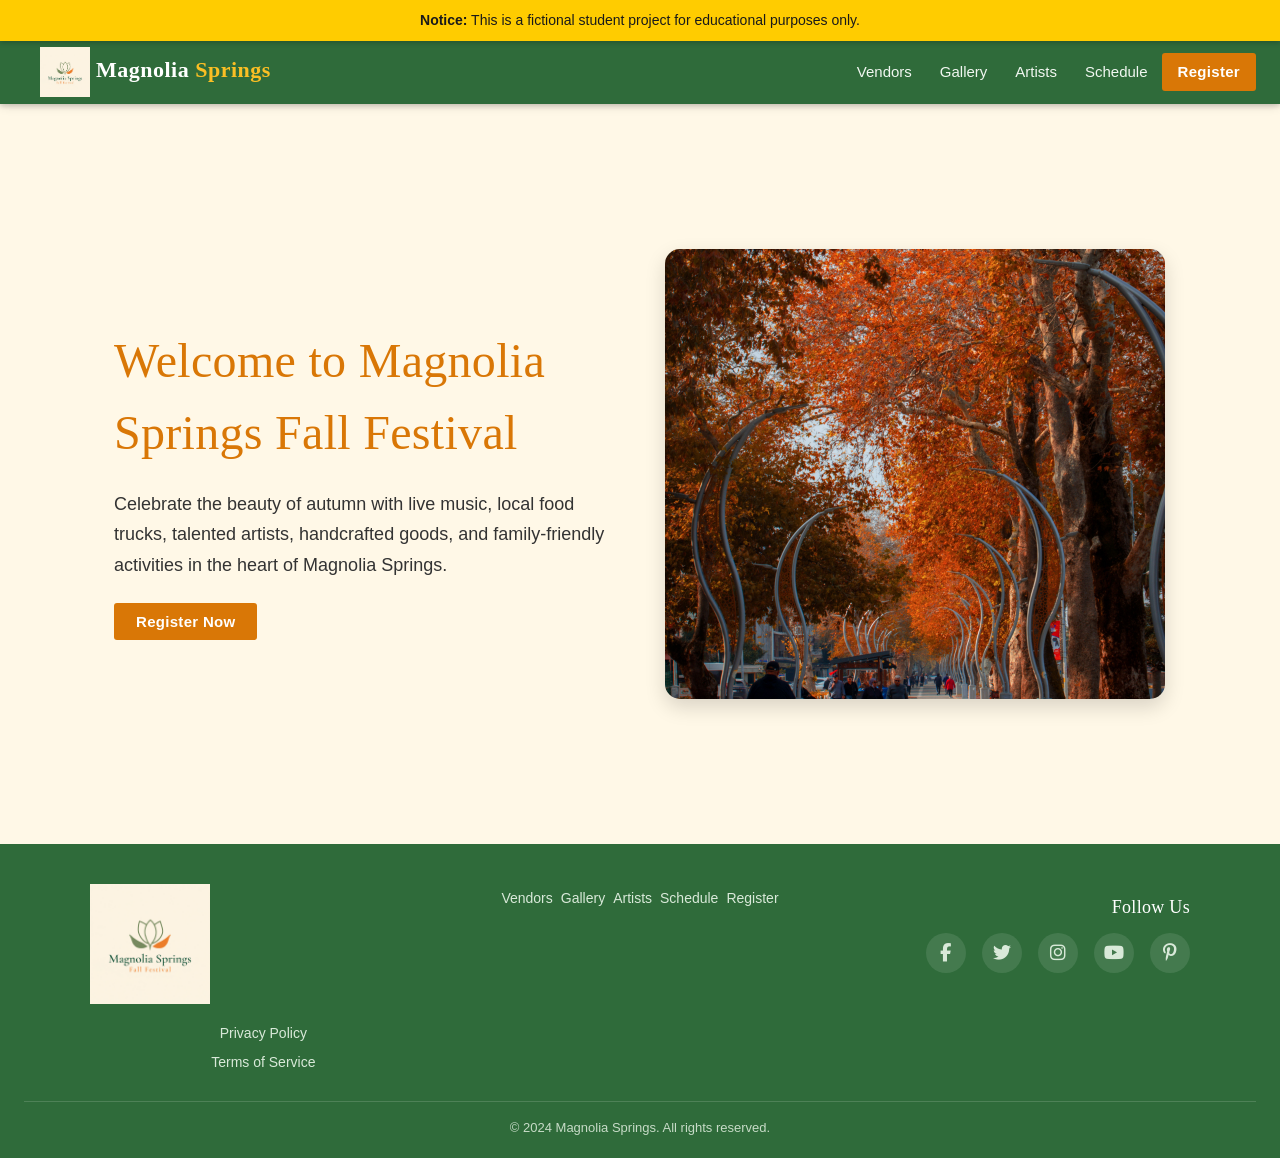
<file: index.html>
<!--Quentin Stephens-->

<!--Robert Reynolds-->
<!-- Lilas Rabba -->
<!-- Jazmin Martinez -->

<!DOCTYPE html>
<html lang="en">
<head>
  <meta charset="UTF-8" />
  <meta name="viewport" content="width=device-width, initial-scale=1" />
  <title>Magnolia Springs</title>
  <link rel="stylesheet" href="https://www.w3schools.com/w3css/4/w3.css" />
  <link rel="stylesheet" href="https://cdnjs.cloudflare.com/ajax/libs/font-awesome/6.5.0/css/all.min.css" />
  <link rel="stylesheet" href="css/styles.css" />
</head>
<body>

<!-- Required Educational Notice Banner -->
<div class="student-banner" role="status" aria-label="Educational Notice">
  <p><strong>Notice:</strong> This is a fictional student project for educational purposes only.</p>
</div>

<!-- ============================= NAVBAR ============================= -->
<div class="ms-top">
  <div class="w3-bar ms-navbar w3-card">
    <a href="index.html" class="w3-bar-item ms-logo">
    <img src="images/logo.png"
         alt="Magnolia Springs Logo"
         class="logo-img">

    Magnolia <span class="bloom">Springs</span>
</a>
    <!-- desktop nav links -->
    <div class="ms-nav-links w3-hide-small">
      <a href="vendors.html" class="w3-bar-item w3-button ms-nav-link">Vendors</a>
      <a href="gallery.html" class="w3-bar-item w3-button ms-nav-link">Gallery</a>
      <a href="artists.html" class="w3-bar-item w3-button ms-nav-link">Artists</a>
      <a href="schedule.html" class="w3-bar-item w3-button ms-nav-link">Schedule</a>
      <a href="register.html" class="w3-bar-item w3-button ms-btn">Register</a>
    </div>

    <!-- mobile toggle -->
    <a href="javascript:void(0)" class="w3-bar-item w3-button w3-hide-large w3-hide-medium ms-toggle" onclick="openSidebar()">
      <i class="w3-xlarge">&#9776;</i>
    </a>
  </div>

  <!-- mobile sidebar -->
  <div id="mySidebar" class="ms-sidebar">
    <a href="javascript:void(0)" onclick="closeSidebar()" class="ms-sidebar-close">Close &times;</a>
    <a href="vendors.html" onclick="closeSidebar()" class="ms-nav-link">Vendors</a>
    <a href="gallery.html" onclick="closeSidebar()" class="ms-nav-link">Gallery</a>
    <a href="artists.html" onclick="closeSidebar()" class="ms-nav-link">Artists</a>
    <a href="schedule.html" onclick="closeSidebar()" class="ms-nav-link">Schedule</a>
    <a href="register.html" onclick="closeSidebar()" class="ms-nav-link">Register</a>
  </div>

  <div id="mySidebarOverlay" class="ms-sidebar-overlay" onclick="closeSidebar()"></div>
</div>

<!-- pushes page content below the fixed banner + navbar -->
<div class="ms-content-offset">

  <!-- ============================= PAGE CONTENT ============================= -->
  <main class="ms-page-content w3-content" style="max-width:1100px">

  <section class="hero-section">

    <div class="hero-text">
      <h1>Welcome to Magnolia Springs Fall Festival</h1>

      <p>
        Celebrate the beauty of autumn with live music, local food trucks,
        talented artists, handcrafted goods, and family-friendly activities
        in the heart of Magnolia Springs.
      </p>

      <a href="register.html" class="ms-btn">Register Now</a>
    </div>

    <div class="hero-image">
      <img src="images/hero-festival.jpg"
           alt="Visitors enjoying Magnolia Springs Fall Festival">
    </div>

  </section>

</main>

  <!-- ============================= FOOTER ============================= -->
  <footer class="ms-footer">
    <div class="ms-footer-grid w3-content" style="max-width:1100px">
      
      <!-- logo/decorative legal -->
      <div class="ms-footer-brand">

    <img src="images/logo.png"
         alt="Magnolia Springs Logo"
         class="footer-logo">

    <a href="#">Privacy Policy</a>
    <a href="#">Terms of Service</a>

</div>

      <!-- add. nav links -->
      <div class="ms-footer-links">
        <div class="ms-footer-links-col"><a href="vendors.html">Vendors</a></div>
        <div class="ms-footer-links-col"><a href="gallery.html">Gallery</a></div>
        <div class="ms-footer-links-col"><a href="artists.html">Artists</a></div>
        <div class="ms-footer-links-col"><a href="schedule.html">Schedule</a></div>
        <div class="ms-footer-links-col"><a href="register.html">Register</a></div>
      </div>

      <!-- Social Media - Right side -->
      <div class="ms-footer-social">
        <h4>Follow Us</h4>
        <div class="ms-social-icons">
          <a href="https://www.facebook.com" target="_blank" aria-label="Facebook"><i class="fab fa-facebook-f"></i></a>
          <a href="https://x.com" target="_blank"  aria-label="Twitter"><i class="fab fa-twitter"></i></a>
          <a href="https://www.instagram.com" target="_blank"  aria-label="Instagram"><i class="fab fa-instagram"></i></a>
          <a href="https://www.youtube.com" target="_blank"  aria-label="YouTube"><i class="fab fa-youtube"></i></a>
          <a href="https://www.pinterest.com" target="_blank"  aria-label="Pinterest"><i class="fab fa-pinterest-p"></i></a>
        </div>
      </div>

    </div>
    <div class="ms-footer-bottom">
      &copy; 2024 Magnolia Springs. All rights reserved.
    </div>
  </footer>

</div>

<script>
function openSidebar() {
  document.getElementById("mySidebar").classList.add("ms-sidebar-open");
  document.getElementById("mySidebarOverlay").classList.add("ms-sidebar-open");
  document.body.style.overflow = "hidden";
}

function closeSidebar() {
  document.getElementById("mySidebar").classList.remove("ms-sidebar-open");
  document.getElementById("mySidebarOverlay").classList.remove("ms-sidebar-open");
  document.body.style.overflow = "";
}
</script>

</body>
</html>
</file>
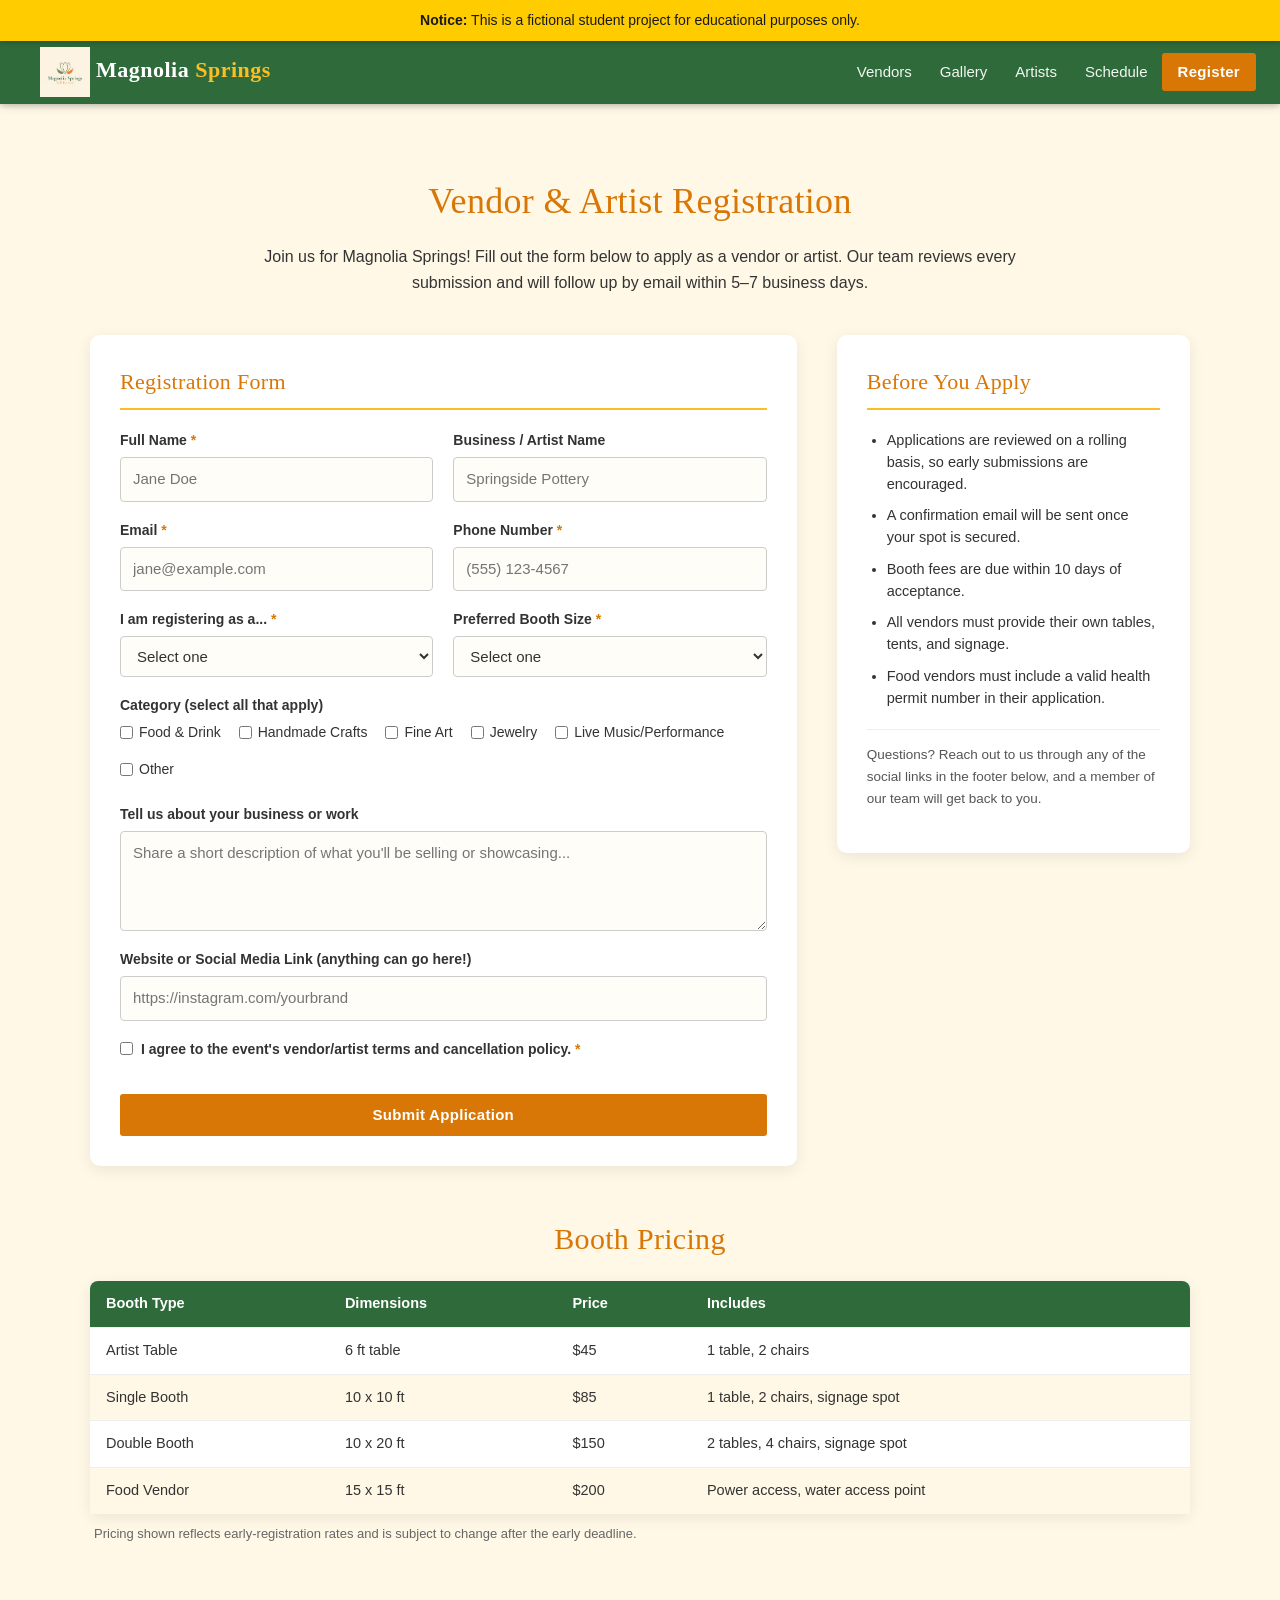
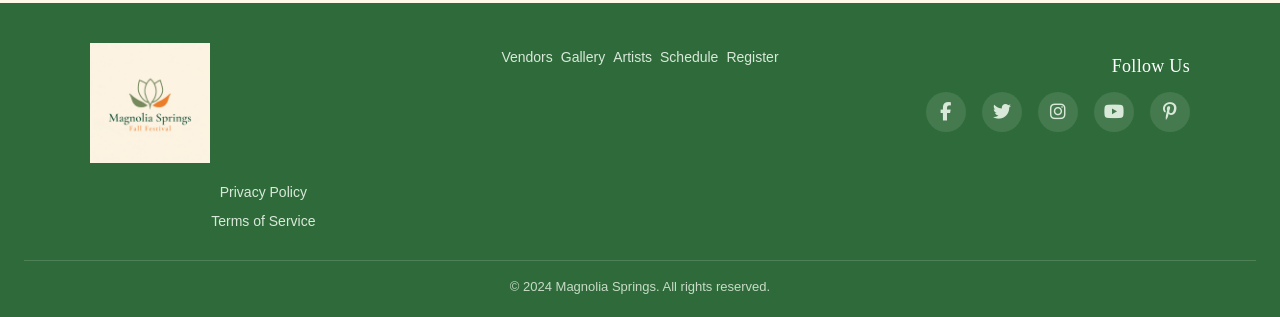
<file: register.html>
<!--Quentin Stephens-->

<!--Robert Reynolds-->
<!-- Lilas Rabba -->
<!-- Jazmin Martinez -->

<!DOCTYPE html>
<html lang="en">
<head>
  <meta charset="UTF-8" />
  <meta name="viewport" content="width=device-width, initial-scale=1" />
  <title>Magnolia Springs</title>
  <link rel="stylesheet" href="https://www.w3schools.com/w3css/4/w3.css" />
  <link rel="stylesheet" href="https://cdnjs.cloudflare.com/ajax/libs/font-awesome/6.5.0/css/all.min.css" />
  <link rel="stylesheet" href="css/styles.css" />
</head>
<body>

<!-- Required Educational Notice Banner -->
<div class="student-banner" role="status" aria-label="Educational Notice">
  <p><strong>Notice:</strong> This is a fictional student project for educational purposes only.</p>
</div>

<!-- ============================= NAVBAR ============================= -->
<div class="ms-top">
  <div class="w3-bar ms-navbar w3-card">
    <a href="index.html" class="w3-bar-item ms-logo">
    <img src="images/logo.png"
         alt="Magnolia Springs Logo"
         class="logo-img">

    Magnolia <span class="bloom">Springs</span>
</a>
    <!-- desktop nav links -->
    <div class="ms-nav-links w3-hide-small">
      <a href="vendors.html" class="w3-bar-item w3-button ms-nav-link">Vendors</a>
      <a href="gallery.html" class="w3-bar-item w3-button ms-nav-link">Gallery</a>
      <a href="artists.html" class="w3-bar-item w3-button ms-nav-link">Artists</a>
      <a href="schedule.html" class="w3-bar-item w3-button ms-nav-link">Schedule</a>
      <a href="register.html" class="w3-bar-item w3-button ms-btn">Register</a>
    </div>

    <!-- mobile toggle -->
    <a href="javascript:void(0)" class="w3-bar-item w3-button w3-hide-large w3-hide-medium ms-toggle" onclick="openSidebar()">
      <i class="w3-xlarge">&#9776;</i>
    </a>
  </div>

  <!-- mobile sidebar -->
  <div id="mySidebar" class="ms-sidebar">
    <a href="javascript:void(0)" onclick="closeSidebar()" class="ms-sidebar-close">Close &times;</a>
    <a href="vendors.html" onclick="closeSidebar()" class="ms-nav-link">Vendors</a>
    <a href="gallery.html" onclick="closeSidebar()" class="ms-nav-link">Gallery</a>
    <a href="artists.html" onclick="closeSidebar()" class="ms-nav-link">Artists</a>
    <a href="schedule.html" onclick="closeSidebar()" class="ms-nav-link">Schedule</a>
    <a href="register.html" onclick="closeSidebar()" class="ms-nav-link">Register</a>
  </div>

  <div id="mySidebarOverlay" class="ms-sidebar-overlay" onclick="closeSidebar()"></div>
</div>

<!-- pushes page content below the fixed banner + navbar -->
<div class="ms-content-offset">

  <!-- ============================= PAGE CONTENT ============================= -->
  <div class="ms-page-content ms-reg-page">
    <div class="ms-reg-intro">
      <h1>Vendor &amp; Artist Registration</h1>
      <p>Join us for Magnolia Springs! Fill out the form below to apply as a vendor or artist. Our team reviews every submission and will follow up by email within 5&ndash;7 business days.</p>
    </div>

    <div class="ms-reg-layout">

      <!-- Registration form -->
      <div class="ms-reg-card">
        <h2>Registration Form</h2>
        <form action="#" method="post">
          <div class="ms-reg-form-grid">

            <div class="ms-reg-field">
              <label for="full-name">Full Name <span class="ms-reg-req">*</span></label>
              <input type="text" id="full-name" name="full-name" placeholder="Jane Doe" required>
            </div>

            <div class="ms-reg-field">
              <label for="business-name">Business / Artist Name</label>
              <input type="text" id="business-name" name="business-name" placeholder="Springside Pottery">
            </div>

            <div class="ms-reg-field">
              <label for="email">Email <span class="ms-reg-req">*</span></label>
              <input type="email" id="email" name="email" placeholder="jane@example.com" required>
            </div>

            <div class="ms-reg-field">
              <label for="phone">Phone Number <span class="ms-reg-req">*</span></label>
              <input type="tel" id="phone" name="phone" placeholder="(555) 123-4567" required>
            </div>

            <div class="ms-reg-field">
              <label for="applicant-type">I am registering as a... <span class="ms-reg-req">*</span></label>
              <select id="applicant-type" name="applicant-type" required>
                <option value="" selected disabled>Select one</option>
                <option value="vendor">Vendor</option>
                <option value="artist">Artist</option>
                <option value="both">Both</option>
              </select>
            </div>

            <div class="ms-reg-field">
              <label for="booth-size">Preferred Booth Size <span class="ms-reg-req">*</span></label>
              <select id="booth-size" name="booth-size" required>
                <option value="" selected disabled>Select one</option>
                <option value="single">Single (10x10)</option>
                <option value="double">Double (10x20)</option>
                <option value="artist-table">Artist Table</option>
              </select>
            </div>

            <div class="ms-reg-field ms-reg-span-2">
              <label>Category (select all that apply)</label>
              <div class="ms-reg-checkbox-group">
                <label><input type="checkbox" name="category" value="food"> Food &amp; Drink</label>
                <label><input type="checkbox" name="category" value="crafts"> Handmade Crafts</label>
                <label><input type="checkbox" name="category" value="fine-art"> Fine Art</label>
                <label><input type="checkbox" name="category" value="jewelry"> Jewelry</label>
                <label><input type="checkbox" name="category" value="music"> Live Music/Performance</label>
                <label><input type="checkbox" name="category" value="other"> Other</label>
              </div>
            </div>

            <div class="ms-reg-field ms-reg-span-2">
              <label for="message">Tell us about your business or work</label>
              <textarea id="message" name="message" placeholder="Share a short description of what you'll be selling or showcasing..."></textarea>
            </div>

            <div class="ms-reg-field ms-reg-span-2">
              <label for="website">Website or Social Media Link (anything can go here!)</label>
              <input type="text" id="website" name="website" placeholder="https://instagram.com/yourbrand">
            </div>

            <div class="ms-reg-field ms-reg-span-2">
              <div class="ms-reg-terms">
                <input type="checkbox" id="terms" name="terms" required>
                <label for="terms">I agree to the event's vendor/artist terms and cancellation policy. <span class="ms-reg-req">*</span></label>
              </div>
            </div>

            <div class="ms-reg-field ms-reg-span-2 ms-reg-submit-row">
              <button type="submit" class="ms-btn">Submit Application</button>
            </div>

          </div>
        </form>
      </div>

      <!-- Sidebar info panel -->
      <div class="ms-reg-card">
        <h2>Before You Apply</h2>
        <ul class="ms-reg-info-list">
          <li>Applications are reviewed on a rolling basis, so early submissions are encouraged.</li>
          <li>A confirmation email will be sent once your spot is secured.</li>
          <li>Booth fees are due within 10 days of acceptance.</li>
          <li>All vendors must provide their own tables, tents, and signage.</li>
          <li>Food vendors must include a valid health permit number in their application.</li>
        </ul>
        <p class="ms-reg-note">Questions? Reach out to us through any of the social links in the footer below, and a member of our team will get back to you.</p>
      </div>

    </div>

    <!-- Booth pricing table -->
    <div class="ms-reg-table-wrap">
      <h2>Booth Pricing</h2>
      <table class="ms-reg-table">
        <caption>Pricing shown reflects early-registration rates and is subject to change after the early deadline.</caption>
        <thead>
          <tr>
            <th scope="col">Booth Type</th>
            <th scope="col">Dimensions</th>
            <th scope="col">Price</th>
            <th scope="col">Includes</th>
          </tr>
        </thead>
        <tbody>
          <tr>
            <td>Artist Table</td>
            <td>6 ft table</td>
            <td>$45</td>
            <td>1 table, 2 chairs</td>
          </tr>
          <tr>
            <td>Single Booth</td>
            <td>10 x 10 ft</td>
            <td>$85</td>
            <td>1 table, 2 chairs, signage spot</td>
          </tr>
          <tr>
            <td>Double Booth</td>
            <td>10 x 20 ft</td>
            <td>$150</td>
            <td>2 tables, 4 chairs, signage spot</td>
          </tr>
          <tr>
            <td>Food Vendor</td>
            <td>15 x 15 ft</td>
            <td>$200</td>
            <td>Power access, water access point</td>
          </tr>
        </tbody>
      </table>
    </div>

  </div>

  <!-- ============================= FOOTER ============================= -->
  <footer class="ms-footer">
    <div class="ms-footer-grid w3-content" style="max-width:1100px">
      
      <!-- logo/decorative legal -->
      <div class="ms-footer-brand">

    <img src="images/logo.png"
         alt="Magnolia Springs Logo"
         class="footer-logo">

    <a href="#">Privacy Policy</a>
    <a href="#">Terms of Service</a>

</div>

      <!-- add. nav links -->
      <div class="ms-footer-links">
        <div class="ms-footer-links-col"><a href="vendors.html">Vendors</a></div>
        <div class="ms-footer-links-col"><a href="gallery.html">Gallery</a></div>
        <div class="ms-footer-links-col"><a href="artists.html">Artists</a></div>
        <div class="ms-footer-links-col"><a href="schedule.html">Schedule</a></div>
        <div class="ms-footer-links-col"><a href="register.html">Register</a></div>
      </div>

      <!-- Social Media - Right side -->
      <div class="ms-footer-social">
        <h4>Follow Us</h4>
        <div class="ms-social-icons">
          <a href="https://www.facebook.com" target="_blank" aria-label="Facebook"><i class="fab fa-facebook-f"></i></a>
          <a href="https://x.com" target="_blank"  aria-label="Twitter"><i class="fab fa-twitter"></i></a>
          <a href="https://www.instagram.com" target="_blank"  aria-label="Instagram"><i class="fab fa-instagram"></i></a>
          <a href="https://www.youtube.com" target="_blank"  aria-label="YouTube"><i class="fab fa-youtube"></i></a>
          <a href="https://www.pinterest.com" target="_blank"  aria-label="Pinterest"><i class="fab fa-pinterest-p"></i></a>
        </div>
      </div>

    </div>
    <div class="ms-footer-bottom">
      &copy; 2024 Magnolia Springs. All rights reserved.
    </div>
  </footer>

</div>

<script>
function openSidebar() {
  document.getElementById("mySidebar").classList.add("ms-sidebar-open");
  document.getElementById("mySidebarOverlay").classList.add("ms-sidebar-open");
  document.body.style.overflow = "hidden";
}

function closeSidebar() {
  document.getElementById("mySidebar").classList.remove("ms-sidebar-open");
  document.getElementById("mySidebarOverlay").classList.remove("ms-sidebar-open");
  document.body.style.overflow = "";
}
</script>

</body>
</html>
</file>
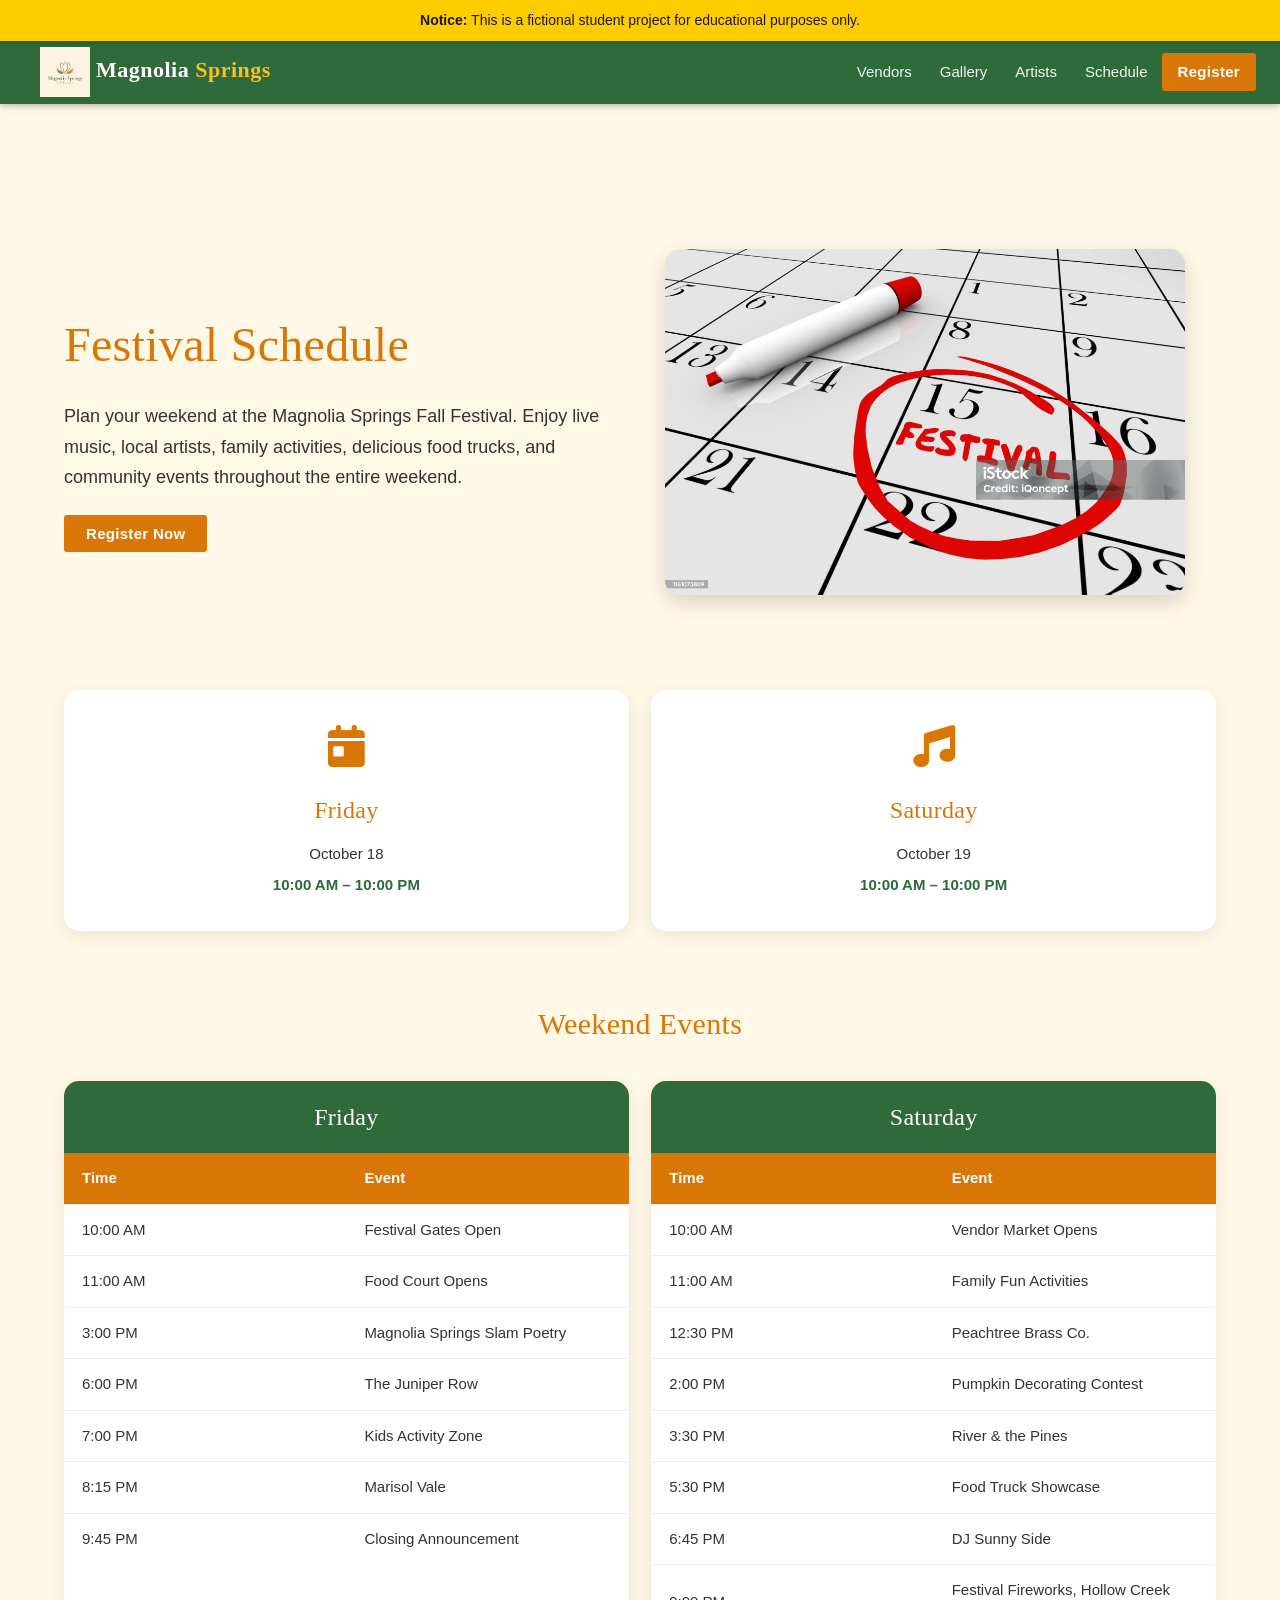
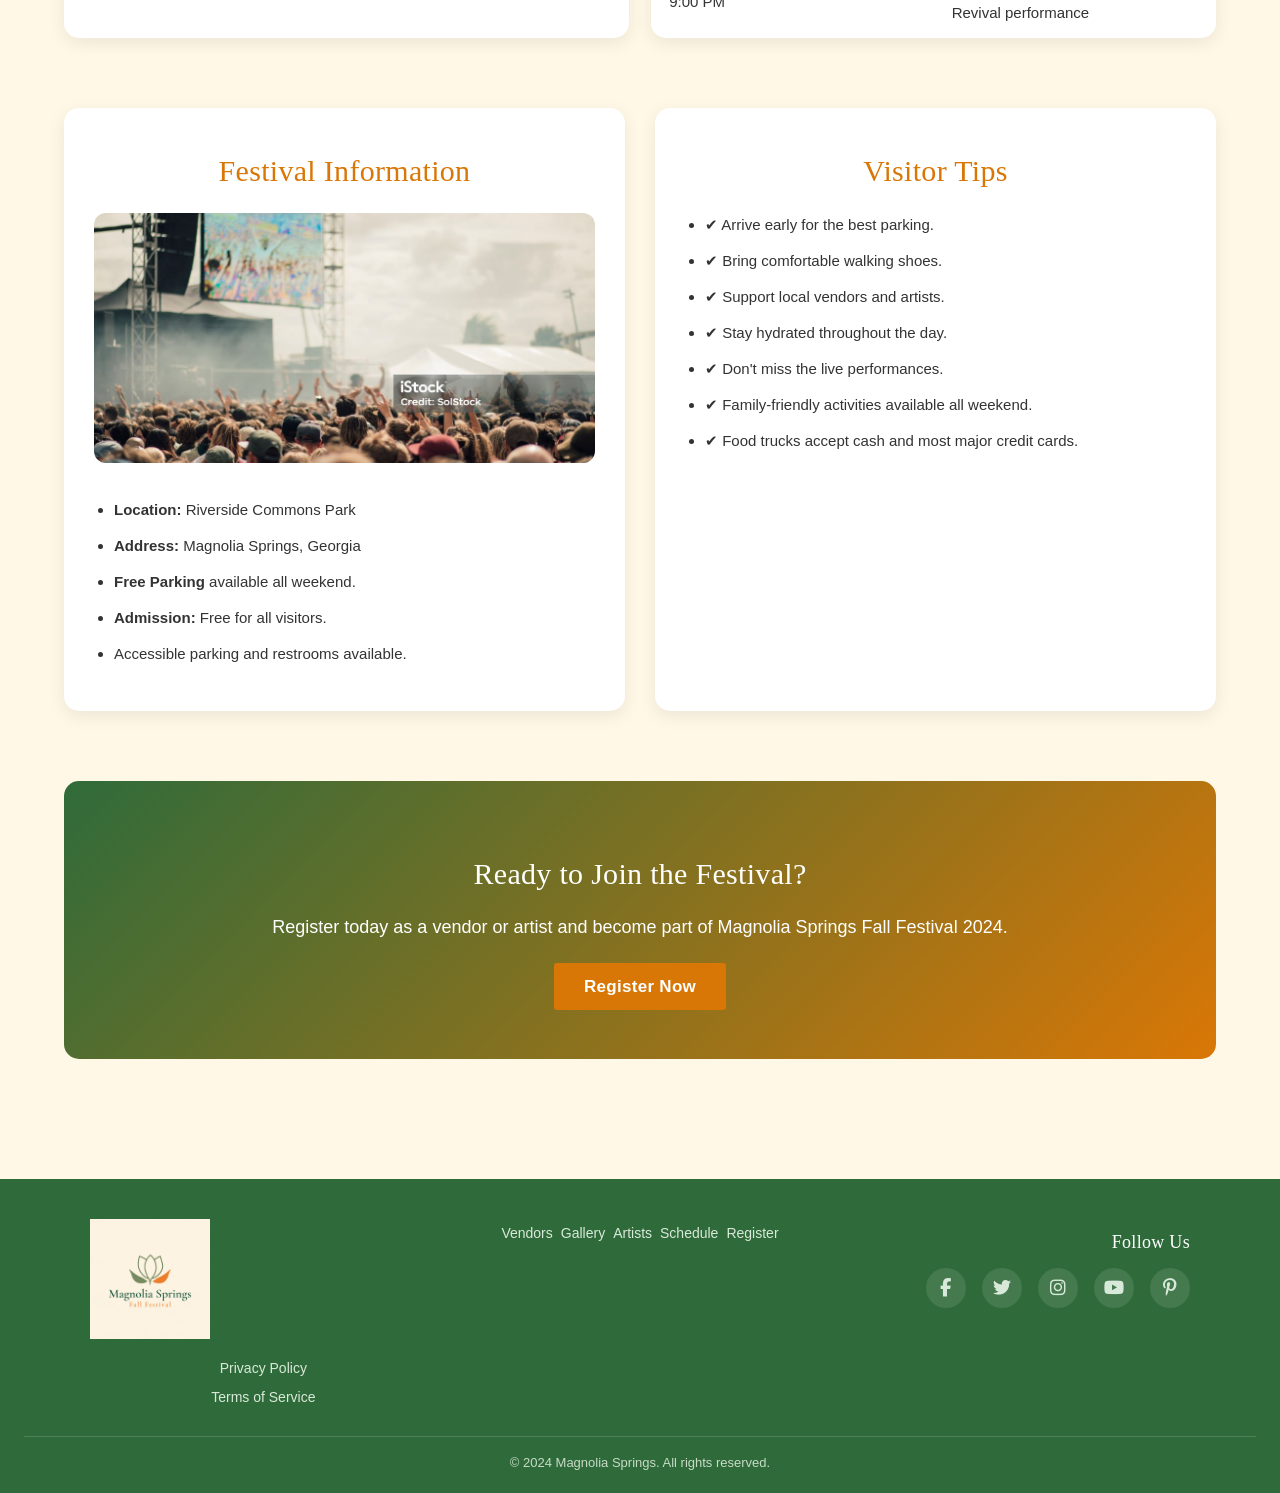
<file: schedule.html>
<!DOCTYPE html>
<html lang="en">
<head>
  <meta charset="UTF-8">
  <meta name="viewport" content="width=device-width, initial-scale=1">
  <title>Magnolia Springs | Schedule</title>

  <link rel="stylesheet" href="https://www.w3schools.com/w3css/4/w3.css">
  <link rel="stylesheet" href="https://cdnjs.cloudflare.com/ajax/libs/font-awesome/6.5.0/css/all.min.css">
  <link rel="stylesheet" href="css/styles.css">

  <style>
    /* Adjusted for 2 items (Friday/Saturday) after removing Sunday,
       so the layout fills the row width and rows stay aligned.
       If css/styles.css defines ms-day-grid / ms-info-card with a
       fixed 3-column rule, this override takes precedence. */
    .ms-schedule-info {
      display: grid;
      grid-template-columns: repeat(2, 1fr);
      gap: 1.5rem;
    }
    .ms-day-grid {
      display: grid;
      grid-template-columns: repeat(2, 1fr);
      gap: 1.5rem;
      align-items: stretch;
    }
    .ms-day-card {
      display: flex;
      flex-direction: column;
      height: 100%;
    }
    .ms-day-table {
      width: 100%;
      table-layout: fixed;
      border-collapse: collapse;
    }
    .ms-day-table th,
    .ms-day-table td {
      word-wrap: break-word;
    }
    @media (max-width: 700px) {
      .ms-schedule-info,
      .ms-day-grid {
        grid-template-columns: 1fr;
      }
    }
  </style>
</head>
<body>

<!-- Required Educational Notice Banner -->
<div class="student-banner" role="status" aria-label="Educational Notice">
  <p><strong>Notice:</strong> This is a fictional student project for educational purposes only.</p>
</div>

<!-- ============================= NAVBAR ============================= -->

<div class="ms-top">
  <div class="w3-bar ms-navbar w3-card">

    <a href="index.html" class="w3-bar-item ms-logo">
      <img src="images/logo.png"
           alt="Magnolia Springs Logo"
           class="logo-img">
      Magnolia <span class="bloom">Springs</span>
    </a>

    <!-- desktop nav links -->
    <div class="ms-nav-links w3-hide-small">
      <a href="vendors.html" class="w3-bar-item w3-button ms-nav-link">Vendors</a>
      <a href="gallery.html" class="w3-bar-item w3-button ms-nav-link">Gallery</a>
      <a href="artists.html" class="w3-bar-item w3-button ms-nav-link">Artists</a>
      <a href="schedule.html" class="w3-bar-item w3-button ms-nav-link">Schedule</a>
      <a href="register.html" class="w3-bar-item w3-button ms-btn">Register</a>
    </div>

    <a href="javascript:void(0)"
       class="w3-bar-item w3-button w3-hide-large w3-hide-medium ms-toggle"
       onclick="openSidebar()">
      <i class="w3-xlarge">&#9776;</i>
    </a>

  </div>

  <!-- Mobile Sidebar -->
  <div id="mySidebar" class="ms-sidebar">
    <a href="javascript:void(0)" onclick="closeSidebar()" class="ms-sidebar-close">Close &times;</a>
    <a href="vendors.html" onclick="closeSidebar()" class="ms-nav-link">Vendors</a>
    <a href="gallery.html" onclick="closeSidebar()" class="ms-nav-link">Gallery</a>
    <a href="artists.html" onclick="closeSidebar()" class="ms-nav-link">Artists</a>
    <a href="schedule.html" onclick="closeSidebar()" class="ms-nav-link">Schedule</a>
    <a href="register.html" onclick="closeSidebar()" class="ms-nav-link">Register</a>
  </div>

  <div id="mySidebarOverlay" class="ms-sidebar-overlay" onclick="closeSidebar()"></div>

</div>

<!-- pushes page content below the fixed banner + navbar -->
<div class="ms-content-offset">

<main class="ms-page-content">

<!-- ================= HERO ================= -->

<section class="ms-schedule-hero">

    <div class="ms-schedule-text">

        <h1>Festival Schedule</h1>

        <p>
            Plan your weekend at the Magnolia Springs Fall Festival.
            Enjoy live music, local artists, family activities,
            delicious food trucks, and community events throughout
            the entire weekend.
        </p>

        <a href="register.html" class="ms-btn">
            Register Now
        </a>

    </div>

    <div class="ms-schedule-image">

        <img src="images/f1.jpg"
             alt="Festival crowd enjoying live music">

    </div>

</section>

<!-- ================= QUICK INFO ================= -->

<section class="ms-schedule-info">

<div class="ms-info-card">

<i class="fa-solid fa-calendar-day"></i>

<h3>Friday</h3>

<p>October 18</p>

<span>10:00 AM – 10:00 PM</span>

</div>

<div class="ms-info-card">

<i class="fa-solid fa-music"></i>

<h3>Saturday</h3>

<p>October 19</p>

<span>10:00 AM – 10:00 PM</span>

</div>

</section>

<!-- ================= DAILY SCHEDULE ================= -->

<section class="ms-event-schedule">

<h2>Weekend Events</h2>

<div class="ms-day-grid">

<!-- Friday -->

<div class="ms-day-card">

<h3>Friday</h3>

<table class="ms-day-table">

<tr>
<th>Time</th>
<th>Event</th>
</tr>

<tr>
<td>10:00 AM</td>
<td>Festival Gates Open</td>
</tr>

<tr>
<td>11:00 AM</td>
<td>Food Court Opens</td>
</tr>

<tr>
  <td>3:00 PM</td>
  <td>Magnolia Springs Slam Poetry</td>
</tr>

<tr>
<td>6:00 PM</td>
<td>The Juniper Row</td>
</tr>

<tr>
<td>7:00 PM</td>
<td>Kids Activity Zone</td>
</tr>

<tr>
<td>8:15 PM</td>
<td>Marisol Vale</td>
</tr>

<tr>
<td>9:45 PM</td>
<td>Closing Announcement</td>
</tr>

</table>

</div>
<!-- ================= Saturday ================= -->

<div class="ms-day-card">

<h3>Saturday</h3>

<table class="ms-day-table">

<tr>
<th>Time</th>
<th>Event</th>
</tr>

<tr>
<td>10:00 AM</td>
<td>Vendor Market Opens</td>
</tr>

<tr>
<td>11:00 AM</td>
<td>Family Fun Activities</td>
</tr>

<tr>
<td>12:30 PM</td>
<td>Peachtree Brass Co.</td>
</tr>

<tr>
<td>2:00 PM</td>
<td>Pumpkin Decorating Contest</td>
</tr>

<tr>
<td>3:30 PM</td>
<td>River &amp; the Pines</td>
</tr>

<tr>
<td>5:30 PM</td>
<td>Food Truck Showcase</td>
</tr>

<tr>
<td>6:45 PM</td>
<td>DJ Sunny Side</td>
</tr>

<tr>
<td>9:00 PM</td>
<td>Festival Fireworks, Hollow Creek Revival performance</td>
</tr>

</table>

</div>

</div>

</section>

<!-- ================= Festival Information ================= -->

<section class="ms-festival-info">

<div class="ms-location-card">

<h2>Festival Information</h2>

<img src="images/f2.jpg"
     alt="Magnolia Springs Festival">

<ul>
<li><strong>Location:</strong> Riverside Commons Park</li>
<li><strong>Address:</strong> Magnolia Springs, Georgia</li>
<li><strong>Free Parking</strong> available all weekend.</li>
<li><strong>Admission:</strong> Free for all visitors.</li>
<li>Accessible parking and restrooms available.</li>
</ul>

</div>

<div class="ms-tips-card">

<h2>Visitor Tips</h2>

<ul>

<li>✔ Arrive early for the best parking.</li>

<li>✔ Bring comfortable walking shoes.</li>

<li>✔ Support local vendors and artists.</li>

<li>✔ Stay hydrated throughout the day.</li>

<li>✔ Don't miss the live performances.</li>

<li>✔ Family-friendly activities available all weekend.</li>

<li>✔ Food trucks accept cash and most major credit cards.</li>

</ul>

</div>

</section>

<!-- ================= Register Banner ================= -->

<section class="ms-register-banner">

<h2>Ready to Join the Festival?</h2>

<p>
Register today as a vendor or artist and become part of
Magnolia Springs Fall Festival 2024.
</p>

<a href="register.html" class="ms-btn">
Register Now
</a>

</section>

</main>

</div><!-- /ms-content-offset -->

<!-- ============================= FOOTER ============================= -->

<footer class="ms-footer">

<div class="ms-footer-grid w3-content" style="max-width:1100px">

<div class="ms-footer-brand">

<img src="images/logo.png"
     alt="Magnolia Springs Logo"
     class="footer-logo">

<a href="#">Privacy Policy</a>
<a href="#">Terms of Service</a>

</div>

<div class="ms-footer-links">

<div class="ms-footer-links-col"><a href="vendors.html">Vendors</a></div>
<div class="ms-footer-links-col"><a href="gallery.html">Gallery</a></div>
<div class="ms-footer-links-col"><a href="artists.html">Artists</a></div>
<div class="ms-footer-links-col"><a href="schedule.html">Schedule</a></div>
<div class="ms-footer-links-col"><a href="register.html">Register</a></div>

</div>

<div class="ms-footer-social">

<h4>Follow Us</h4>

<div class="ms-social-icons">

<a href="https://www.facebook.com" target="_blank"><i class="fab fa-facebook-f"></i></a>

<a href="https://x.com" target="_blank"><i class="fab fa-twitter"></i></a>

<a href="https://www.instagram.com" target="_blank"><i class="fab fa-instagram"></i></a>

<a href="https://www.youtube.com" target="_blank"><i class="fab fa-youtube"></i></a>

<a href="https://www.pinterest.com" target="_blank"><i class="fab fa-pinterest-p"></i></a>

</div>

</div>

</div>

<div class="ms-footer-bottom">
&copy; 2024 Magnolia Springs. All rights reserved.
</div>

</footer>

<script>

function openSidebar() {
  document.getElementById("mySidebar").classList.add("ms-sidebar-open");
  document.getElementById("mySidebarOverlay").classList.add("ms-sidebar-open");
  document.body.style.overflow = "hidden";
}

function closeSidebar() {
  document.getElementById("mySidebar").classList.remove("ms-sidebar-open");
  document.getElementById("mySidebarOverlay").classList.remove("ms-sidebar-open");
  document.body.style.overflow = "";
}

</script>

</body>
</html>
</file>
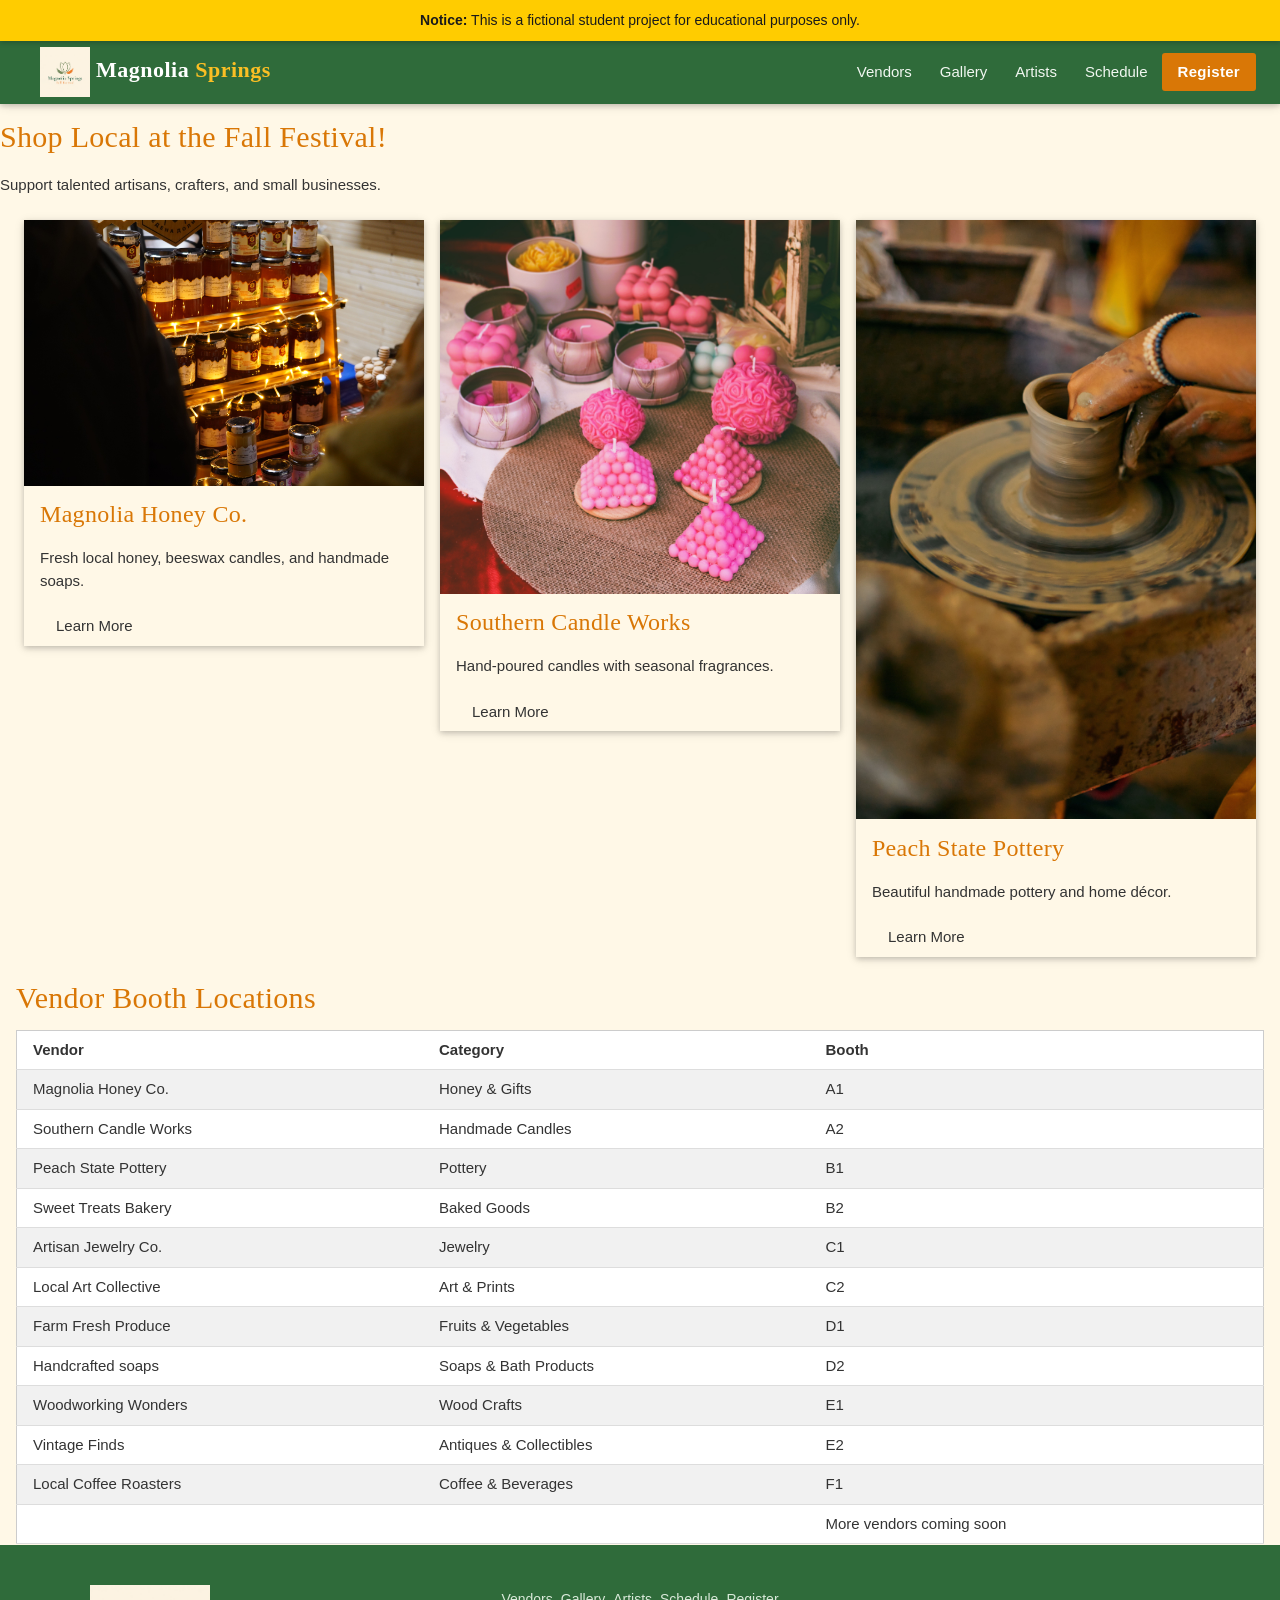
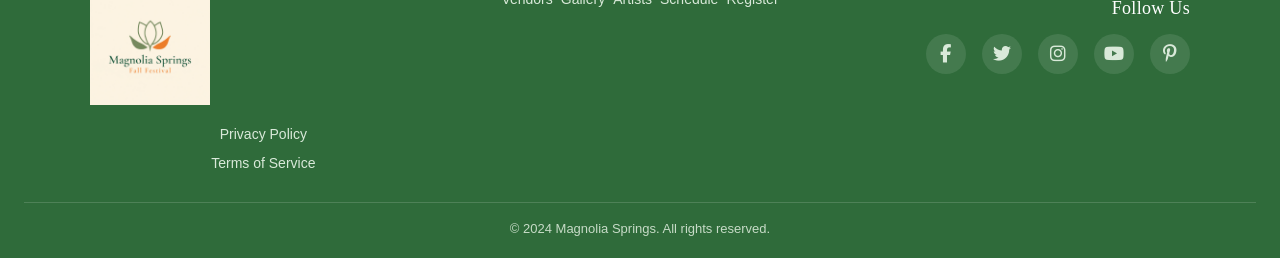
<file: vendors.html>
<!--Quentin Stephens-->
<!--Robert Reynolds-->
<!-- Lilas Rabba -->
<!-- Jazmin Martinez -->
<!DOCTYPE html>
<html lang="en">
<head>
<meta charset="UTF-8" />
<meta name="viewport" content="width=device-width, initial-scale=1" />
<title>Magnolia Springs</title>
<link rel="stylesheet" href="https://www.w3schools.com/w3css/4/w3.css" />
<link rel="stylesheet" href="https://cdnjs.cloudflare.com/ajax/libs/font-awesome/6.5.0/css/all.min.css" />
<link rel="stylesheet" href="css/styles.css" />
</head>
<body>

<!-- Required Educational Notice Banner -->
<div class="student-banner" role="status" aria-label="Educational Notice">
<p><strong>Notice:</strong> This is a fictional student project for educational purposes only.</p>
</div>

<!-- ============================= NAVBAR ============================= -->
<div class="ms-top">
<div class="w3-bar ms-navbar w3-card">
    <a href="index.html" class="w3-bar-item ms-logo">
    <img src="images/logo.png"
        alt="Magnolia Springs Logo"
        class="logo-img">

    Magnolia <span class="bloom">Springs</span>
</a>
    <!-- desktop nav links -->
    <div class="ms-nav-links w3-hide-small">
    <a href="vendors.html" class="w3-bar-item w3-button ms-nav-link">Vendors</a>
    <a href="gallery.html" class="w3-bar-item w3-button ms-nav-link">Gallery</a>
    <a href="artists.html" class="w3-bar-item w3-button ms-nav-link">Artists</a>
    <a href="schedule.html" class="w3-bar-item w3-button ms-nav-link">Schedule</a>
    <a href="register.html" class="w3-bar-item w3-button ms-btn">Register</a>
    </div>

    <!-- mobile toggle -->
    <a href="javascript:void(0)" class="w3-bar-item w3-button w3-hide-large w3-hide-medium ms-toggle" onclick="openSidebar()">
    <i class="w3-xlarge">&#9776;</i>
    </a>
</div>

<!-- mobile sidebar -->
<div id="mySidebar" class="ms-sidebar">
    <a href="javascript:void(0)" onclick="closeSidebar()" class="ms-sidebar-close">Close &times;</a>
    <a href="vendors.html" onclick="closeSidebar()" class="ms-nav-link">Vendors</a>
    <a href="gallery.html" onclick="closeSidebar()" class="ms-nav-link">Gallery</a>
    <a href="artists.html" onclick="closeSidebar()" class="ms-nav-link">Artists</a>
    <a href="schedule.html" onclick="closeSidebar()" class="ms-nav-link">Schedule</a>
    <a href="register.html" onclick="closeSidebar()" class="ms-nav-link">Register</a>
</div>

<div id="mySidebarOverlay" class="ms-sidebar-overlay" onclick="closeSidebar()"></div>
</div>

<!-- pushes page content below the fixed banner + navbar -->
<div class="ms-content-offset">

<!-- ============================= PAGE CONTENT ============================= -->

<!-- Banner -->
<div class="hero">
    <h2>Shop Local at the Fall Festival!</h2>
    <p>Support talented artisans, crafters, and small businesses.</p>
</div>

<!-- Vendor Cards -->
<div class="w3-row-padding w3-padding">

    <div class="w3-third">
        <div class="w3-card vendor-card">

            <img src="images/vendors-honeystand.jpg"
                alt="Local honey products"
                style="width:100%">

            <div class="w3-container">
                <h3>Magnolia Honey Co.</h3>
                <p>Fresh local honey, beeswax candles, and handmade soaps.</p>

                <button class="w3-button button-color w3-round">
                    Learn More
                </button>
            </div>

        </div>
    </div>

    <div class="w3-third">
        <div class="w3-card vendor-card">

            <img src="images/vendors-candles.jpg"
                alt="Handmade candles"
                style="width:100%">

            <div class="w3-container">
                <h3>Southern Candle Works</h3>
                <p>Hand-poured candles with seasonal fragrances.</p>

                <button class="w3-button button-color w3-round">
                    Learn More
                </button>
            </div>

        </div>
    </div>

    <div class="w3-third">
        <div class="w3-card vendor-card">

            <img src="images/vendors-pottery.jpg"
                alt="Handmade pottery"
                style="width:100%">

            <div class="w3-container">
                <h3>Peach State Pottery</h3>
                <p>Beautiful handmade pottery and home décor.</p>

                <button class="w3-button button-color w3-round">
                    Learn More
                </button>
            </div>

        </div>
    </div>

</div>

<!-- Vendor Table -->
<div class="w3-container">

<h2>Vendor Booth Locations</h2>

<table class="w3-table-all">

<tr>
    <th>Vendor</th>
    <th>Category</th>
    <th>Booth</th>
</tr>

<tr>
    <td>Magnolia Honey Co.</td>
    <td>Honey & Gifts</td>
    <td>A1</td>
</tr>

<tr>
    <td>Southern Candle Works</td>
    <td>Handmade Candles</td>
    <td>A2</td>
</tr>

<tr>
    <td>Peach State Pottery</td>
    <td>Pottery</td>
    <td>B1</td>
</tr>

<tr>
    <td>Sweet Treats Bakery</td>
    <td>Baked Goods</td>
    <td>B2</td>
</tr>

<tr>
    <td>Artisan Jewelry Co.</td>
    <td>Jewelry</td>
    <td>C1</td>
</tr>

<tr>
    <td>Local Art Collective</td>
    <td>Art & Prints</td>
    <td>C2</td>
</tr>

<tr>
    <td>Farm Fresh Produce</td>
    <td>Fruits & Vegetables</td>
    <td>D1</td>
</tr>

<tr>
    <td>Handcrafted soaps</td>
    <td>Soaps & Bath Products</td>
    <td>D2</td>
</tr>

<tr>
    <td>Woodworking Wonders</td>
    <td>Wood Crafts</td>
    <td>E1</td>
</tr>

<tr>
    <td>Vintage Finds</td>
    <td>Antiques & Collectibles</td>
    <td>E2</td>
</tr>

<tr>
    <td>Local Coffee Roasters</td>
    <td>Coffee & Beverages</td>
    <td>F1</td>
</tr>

<tr>
    <td></td>
    <td></td>
    <td>More vendors coming soon</td>
</tr>
</table>

</div>

<!-- ============================= FOOTER ============================= -->
<footer class="ms-footer">
    <div class="ms-footer-grid w3-content" style="max-width:1100px">

<!-- logo/decorative legal -->
    <div class="ms-footer-brand">

    <img src="images/logo.png"
        alt="Magnolia Springs Logo"
        class="footer-logo">

    <a href="#">Privacy Policy</a>
    <a href="#">Terms of Service</a>

</div>

    <!-- add. nav links -->
    <div class="ms-footer-links">
        <div class="ms-footer-links-col"><a href="vendors.html">Vendors</a></div>
        <div class="ms-footer-links-col"><a href="gallery.html">Gallery</a></div>
        <div class="ms-footer-links-col"><a href="artists.html">Artists</a></div>
        <div class="ms-footer-links-col"><a href="schedule.html">Schedule</a></div>
        <div class="ms-footer-links-col"><a href="register.html">Register</a></div>
    </div>

<!-- Social Media - Right side -->
    <div class="ms-footer-social">
        <h4>Follow Us</h4>
        <div class="ms-social-icons">
        <a href="https://www.facebook.com" target="_blank" aria-label="Facebook"><i class="fab fa-facebook-f"></i></a>
        <a href="https://x.com" target="_blank"  aria-label="Twitter"><i class="fab fa-twitter"></i></a>
        <a href="https://www.instagram.com" target="_blank"  aria-label="Instagram"><i class="fab fa-instagram"></i></a>
        <a href="https://www.youtube.com" target="_blank"  aria-label="YouTube"><i class="fab fa-youtube"></i></a>
        <a href="https://www.pinterest.com" target="_blank"  aria-label="Pinterest"><i class="fab fa-pinterest-p"></i></a>
        </div>
    </div>

    </div>
    <div class="ms-footer-bottom">
    &copy; 2024 Magnolia Springs. All rights reserved.
    </div>
</footer>

</div>

<script>
function openSidebar() {
document.getElementById("mySidebar").classList.add("ms-sidebar-open");
document.getElementById("mySidebarOverlay").classList.add("ms-sidebar-open");
document.body.style.overflow = "hidden";
}

function closeSidebar() {
document.getElementById("mySidebar").classList.remove("ms-sidebar-open");
document.getElementById("mySidebarOverlay").classList.remove("ms-sidebar-open");
document.body.style.overflow = "";
}
</script>

</body>
</html>
</file>
<file: css/styles.css>
/*REQUIRED CSS FOR STUDENT BANNER*/
.student-banner {
  position: fixed;
  top: 0;
  left: 0;
  width: 100%;
  background-color: #ffcc00; 
  color: #1a1a1a; 
  text-align: center;
  padding: 10px 20px;
  font-family: sans-serif;
  font-size: 14px;
  box-shadow: 0 2px 5px rgba(0,0,0,0.2);
  z-index: 99999; 
}

.student-banner p {
  margin: 0;
  padding: 0;
}

body {
  padding-top: 40px;
}
/*END OF REQUIRED CSS FOR STUDENT BANNER*/

:root {
  --ms-orange: #D97706;
  --ms-yellow: #FBBF24;
  --ms-green:  #2F6B3A;
  --ms-cream:  #FFF8E7;
  --ms-gray:   #333333;
  --ms-orange-dark: #B45F05;
  --banner-height: 40px;
  --nav-height: 64px;
}

/* ---------------------------------------------------------------
   basics
   --------------------------------------------------------------- */
html {
  scroll-behavior: smooth;
  height: 100%;
}

body {
  background-color: var(--ms-cream);
  color: var(--ms-gray);
  font-family: 'Segoe UI', 'Helvetica Neue', Arial, sans-serif;
  padding-top: var(--banner-height);
  min-height: 100vh;
  display: flex;
  flex-direction: column;
}

h1, h2, h3, h4, h5, h6 {
  color: var(--ms-orange);
  font-family: Georgia, 'Times New Roman', serif;
  letter-spacing: 0.3px;
}

a {
  color: var(--ms-orange);
  text-decoration: none;
}
a:hover {
  color: var(--ms-orange-dark);
  text-decoration: underline;
}

/* ---------------------------------------------------------------
   navbar
   --------------------------------------------------------------- */
.ms-top {
  position: fixed;
  top: var(--banner-height);
  left: 0;
  width: 100%;
  z-index: 900;
}

.ms-navbar {
  background-color: var(--ms-green);
  height: var(--nav-height);
  display: flex;
  align-items: center;
  padding: 0 24px;
}

.ms-navbar .ms-logo {
  color: #ffffff;
  font-family: Georgia, 'Times New Roman', serif;
  font-size: 22px;
  font-weight: bold;
  letter-spacing: 0.5px;
}

.ms-navbar .ms-logo .bloom {
  color: var(--ms-yellow);
}

.ms-navbar .ms-nav-links,
.ms-navbar .ms-toggle {
  margin-left: auto;
}

.ms-navbar .ms-nav-links {
  display: flex;
  align-items: center;
}

.ms-navbar a.ms-nav-link {
  color: #F1F7F1;
  padding: 8px 14px;
  font-size: 15px;
}
.ms-navbar a.ms-nav-link:hover {
  color: var(--ms-yellow);
  text-decoration: none;
}

.ms-navbar .ms-toggle {
  color: #ffffff;
  font-size: 28px;
  line-height: 1;
  padding: 0 8px;
}

.ms-content-offset {
  margin-top: var(--nav-height);
  flex: 1 0 auto;
  display: flex;
  flex-direction: column;
}

/* ---------------------------------------------------------------
   mobile sidebar, this will be toggleable with a little hamburger icon on the right side when you switch to dev. mode 
   --------------------------------------------------------------- */
.ms-sidebar {
  display: none;
  position: fixed;
  top: var(--banner-height);
  left: 0;
  height: calc(100% - var(--banner-height));
  width: 280px;
  z-index: 950;
  background-color: var(--ms-green);
  padding: 20px 0;
  overflow-y: auto;
  box-shadow: 2px 0 12px rgba(0,0,0,0.3);
  transform: translateX(-100%);
  transition: transform 0.3s ease;
}

.ms-sidebar.ms-sidebar-open {
  display: block;
  transform: translateX(0);
}

.ms-sidebar a {
  color: #F1F7F1 !important;
  background: transparent !important;
  padding: 14px 24px;
  font-size: 16px;
  border-bottom: 1px solid rgba(255,255,255,0.08);
  text-align: left;
  width: 100%;
  display: block;
}

.ms-sidebar a:hover {
  color: var(--ms-yellow) !important;
  background: rgba(255,255,255,0.08) !important;
  text-decoration: none;
}

.ms-sidebar-close {
  color: #fff !important;
  font-size: 20px !important;
  padding: 14px 24px !important;
  border-bottom: 1px solid rgba(255,255,255,0.15);
  font-weight: bold;
}
.ms-sidebar-close:hover {
  color: var(--ms-yellow) !important;
}

/* sidebar overlay */
.ms-sidebar-overlay {
  display: none;
  position: fixed;
  top: var(--banner-height);
  left: 0;
  width: 100%;
  height: calc(100% - var(--banner-height));
  background-color: rgba(0,0,0,0.5);
  z-index: 940;
  opacity: 0;
  transition: opacity 0.3s ease;
}

.ms-sidebar-overlay.ms-sidebar-open {
  display: block;
  opacity: 1;
}

/* ---------------------------------------------------------------
   buttons
   --------------------------------------------------------------- */
.ms-btn {
  background-color: var(--ms-orange);
  color: #ffffff !important;
  border: none;
  padding: 10px 22px;
  font-weight: 600;
  letter-spacing: 0.3px;
  border-radius: 3px;
  transition: background-color 0.2s ease;
}
.ms-btn:hover {
  background-color: var(--ms-orange-dark);
  text-decoration: none;
}

/* ---------------------------------------------------------------
   Main content
   --------------------------------------------------------------- */
.ms-page-content {
  min-height: 60vh;
  padding: 60px 24px;
  flex: 1 0 auto;
}

/* ---------------------------------------------------------------
   Footer
   --------------------------------------------------------------- */
.ms-footer {
  background-color: var(--ms-green);
  color: #EAF3EA;
  padding: 40px 24px 20px;
  flex-shrink: 0;
  margin-top: auto;
}

.ms-footer h4 {
  color: #ffffff;
  font-family: Georgia, 'Times New Roman', serif;
  margin-bottom: 12px;
  font-size: 18px;
}

.ms-footer a {
  color: #D9E9D9;
  display: block;
  padding: 4px 0;
  font-size: 14px;
}
.ms-footer a:hover {
  color: var(--ms-yellow);
  text-decoration: none;
}

.ms-footer-grid {
  display: flex;
  flex-wrap: wrap;
  align-items: flex-start;
  max-width: 1100px;
  margin: 0 auto;
}

/* logo & decorative legal - Left third */
.ms-footer-brand {
  flex: 0 0 33.333%;
  max-width: 33.333%;
  padding-right: 20px;
}
.logo-img{
    width:50px;
    height:50px;
    object-fit:contain;
}

/* middle footer third - Links */
.ms-footer-links {
  flex: 0 0 33.333%;
  max-width: 33.333%;
  padding: 0 10px;
  display: flex;
  flex-direction: row;
  flex-wrap: nowrap;
  gap: 8px;
  justify-content: center;
  align-items: flex-start;
}

.ms-footer-links-col {
  flex: 0 1 auto;
  min-width: 0;
  text-align: center;
}

.ms-footer-links-col a {
  padding: 4px 0;
  white-space: nowrap;
}

/* Social Media - Right third - Aligned to the right */
.ms-footer-social {
  flex: 0 0 33.333%;
  max-width: 33.333%;
  padding-left: 20px;
  display: flex;
  flex-direction: column;
  align-items: flex-end;
}

.ms-footer-social h4 {
  margin-bottom: 12px;
}

.ms-social-icons {
  display: flex;
  justify-content: flex-end;
  gap: 16px;
  flex-wrap: wrap;
}

.ms-social-icons a {
  display: inline-flex;
  align-items: center;
  justify-content: center;
  width: 40px;
  height: 40px;
  background-color: rgba(255, 255, 255, 0.1);
  border-radius: 50%;
  color: #D9E9D9 !important;
  font-size: 18px;
  transition: all 0.3s ease;
  padding: 0;
}

.ms-social-icons a:hover {
  background-color: var(--ms-yellow);
  color: var(--ms-green) !important;
  transform: translateY(-3px);
  text-decoration: none;
}

.ms-footer-bottom {
  border-top: 1px solid rgba(255,255,255,0.15);
  margin-top: 24px;
  padding-top: 16px;
  text-align: center;
  font-size: 13px;
  color: #C7DBC7;
  width: 100%;
}

/* ---------------------------------------------------------------
   adjustments for mobile
   --------------------------------------------------------------- */
@media (max-width: 601px) {
  .ms-page-content { padding: 40px 18px; }
  .ms-navbar .ms-logo { font-size: 18px; }
  .ms-navbar { padding: 0 12px; }
  .ms-sidebar { width: 260px; }
  
  /* Stack footer on mobile - full width */
  .ms-footer-grid {
    flex-direction: column;
    align-items: flex-start;
    gap: 30px;
  }
  
  .ms-footer-brand,
  .ms-footer-links,
  .ms-footer-social {
    flex: 0 0 100%;
    max-width: 100%;
    padding: 0;
  }
  
  .ms-footer-social {
    align-items: left;
  }
  
  .ms-social-icons {
    justify-content: flex-start;
  }
  
  /* On mobile, links wrap and stack */
  .ms-footer-links {
    flex-wrap: wrap;
    gap: 20px;
    justify-content: flex-start;
    padding: 0;
  }
  
  .ms-footer-links-col {
    flex: 0 0 auto;
    min-width: 80px;
    text-align: left;
  }
  
  .ms-footer-links-col a {
    white-space: normal;
  }
}
.footer-logo{
    width:120px;
    height:auto;
    margin-bottom:15px;
    display:block;
}
/* ================= HERO SECTION ================= */

.hero-section{
    display:flex;
    align-items:center;
    justify-content:space-between;
    gap:50px;
}

.hero-text{
    flex:1;
}

.hero-text h1{
    font-size:48px;
    margin-bottom:20px;
}

.hero-text p{
    font-size:18px;
    line-height:1.7;
    margin-bottom:30px;
}

.hero-image{
    flex:1;
}

.hero-image img{
    width:100%;
    max-width:500px;
    height:auto;
    display:block;
    margin:auto;
    border-radius:15px;
    box-shadow:0 10px 25px rgba(0,0,0,.15);
}

@media (max-width:768px){

.hero-section{
    flex-direction:column;
}

.hero-text{
    text-align:center;
}

/* Vendors & Gallery */

.gallery-card{
    margin-bottom:30px;
    border-radius:10px;
    overflow:hidden;
    transition:0.3s ease;
}

.gallery-card:hover{
    transform:translateY(-5px);
    box-shadow:0 8px 20px rgba(0,0,0,.15);
}

.gallery-card{
    display:flex;
    flex-direction:column;
    height:100%;
}

.gallery-card img{
    width:100%;
    height:220px;
    object-fit:cover;
}

table{
    margin-top:30px;
}

.w3-table-all th{
    background-color:var(--ms-green);
    color:white;
}

}

/* for forms.html */
.ms-reg-page .ms-reg-intro {
        max-width: 800px;
        margin: 0 auto 40px;
        text-align: center;
      }

      .ms-reg-page .ms-reg-intro h1 {
        margin-bottom: 12px;
      }

      .ms-reg-page .ms-reg-intro p {
        font-size: 16px;
        line-height: 1.6;
      }

      /* Two-column responsive grid layout for the form + sidebar info */
      .ms-reg-layout {
        display: grid;
        grid-template-columns: 2fr 1fr;
        gap: 40px;
        max-width: 1100px;
        margin: 0 auto;
        align-items: start;
      }

      .ms-reg-card {
        background-color: #ffffff;
        border-radius: 10px;
        padding: 30px;
        box-shadow: 0 4px 15px rgba(0,0,0,0.08);
      }

      .ms-reg-card h2 {
        margin-top: 0;
        font-size: 22px;
        border-bottom: 2px solid var(--ms-yellow);
        padding-bottom: 10px;
        margin-bottom: 20px;
      }

      /* Form fields laid out in their own responsive 2-column grid */
      .ms-reg-form-grid {
        display: grid;
        grid-template-columns: 1fr 1fr;
        gap: 18px 20px;
      }

      .ms-reg-field {
        display: flex;
        flex-direction: column;
      }

      .ms-reg-field.ms-reg-span-2 {
        grid-column: 1 / -1;
      }

      .ms-reg-field label {
        font-weight: 600;
        margin-bottom: 6px;
        font-size: 14px;
        color: var(--ms-gray);
      }

      .ms-reg-field .ms-reg-req {
        color: var(--ms-orange);
      }

      .ms-reg-field input[type="text"],
      .ms-reg-field input[type="email"],
      .ms-reg-field input[type="tel"],
      .ms-reg-field select,
      .ms-reg-field textarea {
        border: 1px solid #ccc;
        border-radius: 4px;
        padding: 10px 12px;
        font-family: inherit;
        font-size: 15px;
        color: var(--ms-gray);
        background-color: #fffdf7;
      }

      .ms-reg-field input:focus,
      .ms-reg-field select:focus,
      .ms-reg-field textarea:focus {
        outline: none;
        border-color: var(--ms-orange);
      }

      .ms-reg-field textarea {
        resize: vertical;
        min-height: 100px;
      }

      .ms-reg-checkbox-group {
        display: flex;
        flex-wrap: wrap;
        gap: 10px 18px;
      }

      .ms-reg-checkbox-group label {
        font-weight: normal;
        display: flex;
        align-items: center;
        gap: 6px;
        font-size: 14px;
      }

      .ms-reg-terms {
        display: flex;
        align-items: flex-start;
        gap: 8px;
        font-size: 14px;
      }

      .ms-reg-terms input {
        margin-top: 3px;
      }

      .ms-reg-submit-row {
        margin-top: 10px;
      }

      .ms-reg-submit-row .ms-btn {
        border: none;
        cursor: pointer;
        font-size: 15px;
      }

      /* Sidebar info panel */
      .ms-reg-info-list {
        padding-left: 20px;
        margin: 0 0 20px;
      }

      .ms-reg-info-list li {
        margin-bottom: 10px;
        line-height: 1.5;
        font-size: 14.5px;
      }

      .ms-reg-note {
        font-size: 13.5px;
        line-height: 1.6;
        color: #555;
        border-top: 1px solid #eee;
        padding-top: 14px;
      }

      /* Booth pricing table */
      .ms-reg-table-wrap {
        max-width: 1100px;
        margin: 50px auto 0;
      }

      .ms-reg-table-wrap h2 {
        text-align: center;
        margin-bottom: 20px;
      }

      table.ms-reg-table {
        width: 100%;
        border-collapse: collapse;
        background-color: #ffffff;
        border-radius: 8px;
        overflow: hidden;
        box-shadow: 0 4px 15px rgba(0,0,0,0.08);
      }

      table.ms-reg-table caption {
        caption-side: bottom;
        font-size: 13px;
        color: #666;
        padding: 10px 4px 0;
        text-align: left;
      }

      table.ms-reg-table th,
      table.ms-reg-table td {
        padding: 12px 16px;
        text-align: left;
        border-bottom: 1px solid #eee;
        font-size: 14.5px;
      }

      table.ms-reg-table thead th {
        background-color: var(--ms-green);
        color: #ffffff;
        font-weight: 600;
      }

      table.ms-reg-table tbody tr:last-child td {
        border-bottom: none;
      }

      table.ms-reg-table tbody tr:nth-child(even) {
        background-color: var(--ms-cream);
      }

      /* Tablet breakpoint */
      @media (max-width: 900px) {
        .ms-reg-layout {
          grid-template-columns: 1fr;
        }
      }

      /* Phone breakpoint (matches existing site breakpoint) */
      @media (max-width: 601px) {
        .ms-reg-form-grid {
          grid-template-columns: 1fr;
        }
        .ms-reg-card {
          padding: 22px;
        }
        table.ms-reg-table th,
        table.ms-reg-table td {
          padding: 10px 8px;
          font-size: 13.5px;
        }
      }
/* end forms.html styling

/* ===========================
   Artists Page
=========================== */

main {
    max-width: 1200px;
    margin: auto;
    padding: 40px 20px;
}

header {
    text-align: center;
    background: linear-gradient(135deg, var(--ms-green), var(--ms-orange));
    color: white;
    padding: 60px 20px;
}

header h1,
header p,
header nav a {
    color: white;
}

header nav {
    margin-top: 20px;
}

header nav a {
    margin: 0 10px;
    font-weight: bold;
}

section {
    margin: 60px 0;
}

section h2 {
    text-align: center;
    margin-bottom: 20px;
}

section > p {
    text-align: center;
    max-width: 800px;
    margin: auto;
    line-height: 1.8;
}

/* Hero Image */

section:first-of-type img {
    width: 100%;
    max-height: 450px;
    object-fit: cover;
    border-radius: 15px;
    margin: 25px 0;
    box-shadow: 0 8px 20px rgba(0,0,0,.15);
}

/* Artist Cards */

#artists {
    display: grid;
    grid-template-columns: repeat(auto-fit,minmax(320px,1fr));
    gap: 30px;
}

#artists h2,
#artists > p {
    grid-column: 1/-1;
}

#artists article {
    background: white;
    border-radius: 15px;
    overflow: hidden;
    box-shadow: 0 5px 15px rgba(0,0,0,.08);
    transition: .3s;
}

#artists article:hover {
    transform: translateY(-8px);
    box-shadow: 0 15px 25px rgba(0,0,0,.15);
}

#artists article img {
    width: 100%;
    height: 240px;
    object-fit: cover;
}

#artists article h3 {
    padding: 20px 20px 10px;
}

#artists article p {
    padding: 0 20px 15px;
    line-height: 1.6;
}

/* Schedule */

#schedule ol {
    background: white;
    padding: 25px 40px;
    border-left: 5px solid var(--ms-orange);
    border-radius: 10px;
    margin-bottom: 25px;
    box-shadow: 0 4px 10px rgba(0,0,0,.06);
}

/* Vendors */

#vendors img {
    width: 48%;
    height: 280px;
    object-fit: cover;
    border-radius: 12px;
    margin: 10px 1%;
    box-shadow: 0 5px 12px rgba(0,0,0,.1);
}

#vendors ul {
    margin-top: 25px;
}

/* Memories */

#memories {
    display: grid;
    grid-template-columns: repeat(auto-fit,minmax(300px,1fr));
    gap: 30px;
}

#memories h2 {
    grid-column: 1/-1;
}

#memories figure {
    background: white;
    border-radius: 15px;
    overflow: hidden;
    box-shadow: 0 5px 15px rgba(0,0,0,.08);
}

#memories img {
    width: 100%;
    height: 250px;
    object-fit: cover;
}

#memories figcaption {
    padding: 18px;
    line-height: 1.6;
}

/* Footer */

footer {
    background: var(--ms-green);
    color: white;
    text-align: center;
    padding: 40px 20px;
}

footer h2,
footer p,
footer a {
    color: white;
}

footer a:hover {
    color: var(--ms-yellow);
}

/* Mobile */

@media (max-width:768px){

    #vendors img{
        width:100%;
        margin:10px 0;
    }

    header{
        padding:40px 15px;
    }

    header h1{
        font-size:32px;
    }

}
#artists article{
    display:flex;
    flex-direction:column;
    height:100%;
}

#artists article img{
    width:100%;
    height:260px;
    object-fit:cover;
}

#artists article p:last-child{
    margin-top:auto;
    font-weight:bold;
    color:var(--ms-green);
}
/* ======================================================
   Schedule Page
====================================================== */

.ms-schedule-hero{
    display:flex;
    align-items:center;
    justify-content:space-between;
    gap:50px;
    margin-bottom:70px;
}

.ms-schedule-text{
    flex:1;
}

.ms-schedule-text h1{
    font-size:48px;
    margin-bottom:20px;
}

.ms-schedule-text p{
    font-size:18px;
    line-height:1.7;
    margin-bottom:30px;
}

.ms-schedule-image{
    flex:1;
}

.ms-schedule-image img{
    width:100%;
    max-width:520px;
    border-radius:15px;
    display:block;
    margin:auto;
    box-shadow:0 10px 25px rgba(0,0,0,.15);
}

/* ---------- Info Cards ---------- */

.ms-schedule-info{
    display:grid;
    grid-template-columns:repeat(auto-fit,minmax(250px,1fr));
    gap:25px;
    margin-bottom:70px;
}

.ms-info-card{
    background:#fff;
    border-radius:15px;
    padding:35px 25px;
    text-align:center;
    box-shadow:0 5px 18px rgba(0,0,0,.08);
    transition:.3s;
}

.ms-info-card:hover{
    transform:translateY(-8px);
    box-shadow:0 12px 25px rgba(0,0,0,.15);
}

.ms-info-card i{
    font-size:42px;
    color:var(--ms-orange);
    margin-bottom:15px;
}

.ms-info-card h3{
    margin-bottom:10px;
}

.ms-info-card p{
    margin-bottom:8px;
}

.ms-info-card span{
    color:var(--ms-green);
    font-weight:bold;
}

/* ---------- Daily Schedule ---------- */

.ms-event-schedule{
    margin-bottom:70px;
}

.ms-event-schedule h2{
    text-align:center;
    margin-bottom:35px;
}

.ms-day-grid{
    display:grid;
    grid-template-columns:repeat(auto-fit,minmax(320px,1fr));
    gap:30px;
}

.ms-day-card{
    background:#fff;
    border-radius:15px;
    overflow:hidden;
    box-shadow:0 5px 18px rgba(0,0,0,.08);
}

.ms-day-card h3{
    background:var(--ms-green);
    color:white;
    text-align:center;
    padding:18px;
    margin:0;
}

.ms-day-table{
    width:100%;
    border-collapse:collapse;
}

.ms-day-table td,
.ms-day-table th{
    padding:14px 18px;
    border-bottom:1px solid #eee;
    text-align:left;
}

.ms-day-table th{
    background:var(--ms-orange);
    color:white;
}

.ms-day-table tr:last-child td{
    border-bottom:none;
}

/* ---------- Festival Info ---------- */

.ms-festival-info{
    display:grid;
    grid-template-columns:repeat(auto-fit,minmax(320px,1fr));
    gap:30px;
    margin-bottom:70px;
}

.ms-location-card,
.ms-tips-card{
    background:#fff;
    border-radius:15px;
    padding:30px;
    box-shadow:0 5px 18px rgba(0,0,0,.08);
}

.ms-location-card img{
    width:100%;
    height:250px;
    object-fit:cover;
    border-radius:12px;
    margin-bottom:20px;
}

.ms-location-card ul,
.ms-tips-card ul{
    padding-left:20px;
}

.ms-location-card li,
.ms-tips-card li{
    margin-bottom:12px;
    line-height:1.6;
}

/* ---------- Bottom CTA ---------- */

.ms-register-banner{
    background:linear-gradient(135deg,var(--ms-green),var(--ms-orange));
    color:white;
    border-radius:15px;
    padding:60px 30px;
    text-align:center;
    margin-top:50px;
}

.ms-register-banner h2{
    color:white;
    margin-bottom:15px;
}

.ms-register-banner p{
    font-size:18px;
    margin-bottom:30px;
}

.ms-register-banner .ms-btn{
    font-size:17px;
    padding:14px 30px;
}

/* ---------- Mobile ---------- */

@media(max-width:768px){

.ms-schedule-hero{
    flex-direction:column;
    text-align:center;
}

.ms-schedule-text h1{
    font-size:36px;
}

.ms-day-grid{
    grid-template-columns:1fr;
}

.ms-festival-info{
    grid-template-columns:1fr;
}

.ms-register-banner{
    padding:40px 20px;
}

}
</file>
